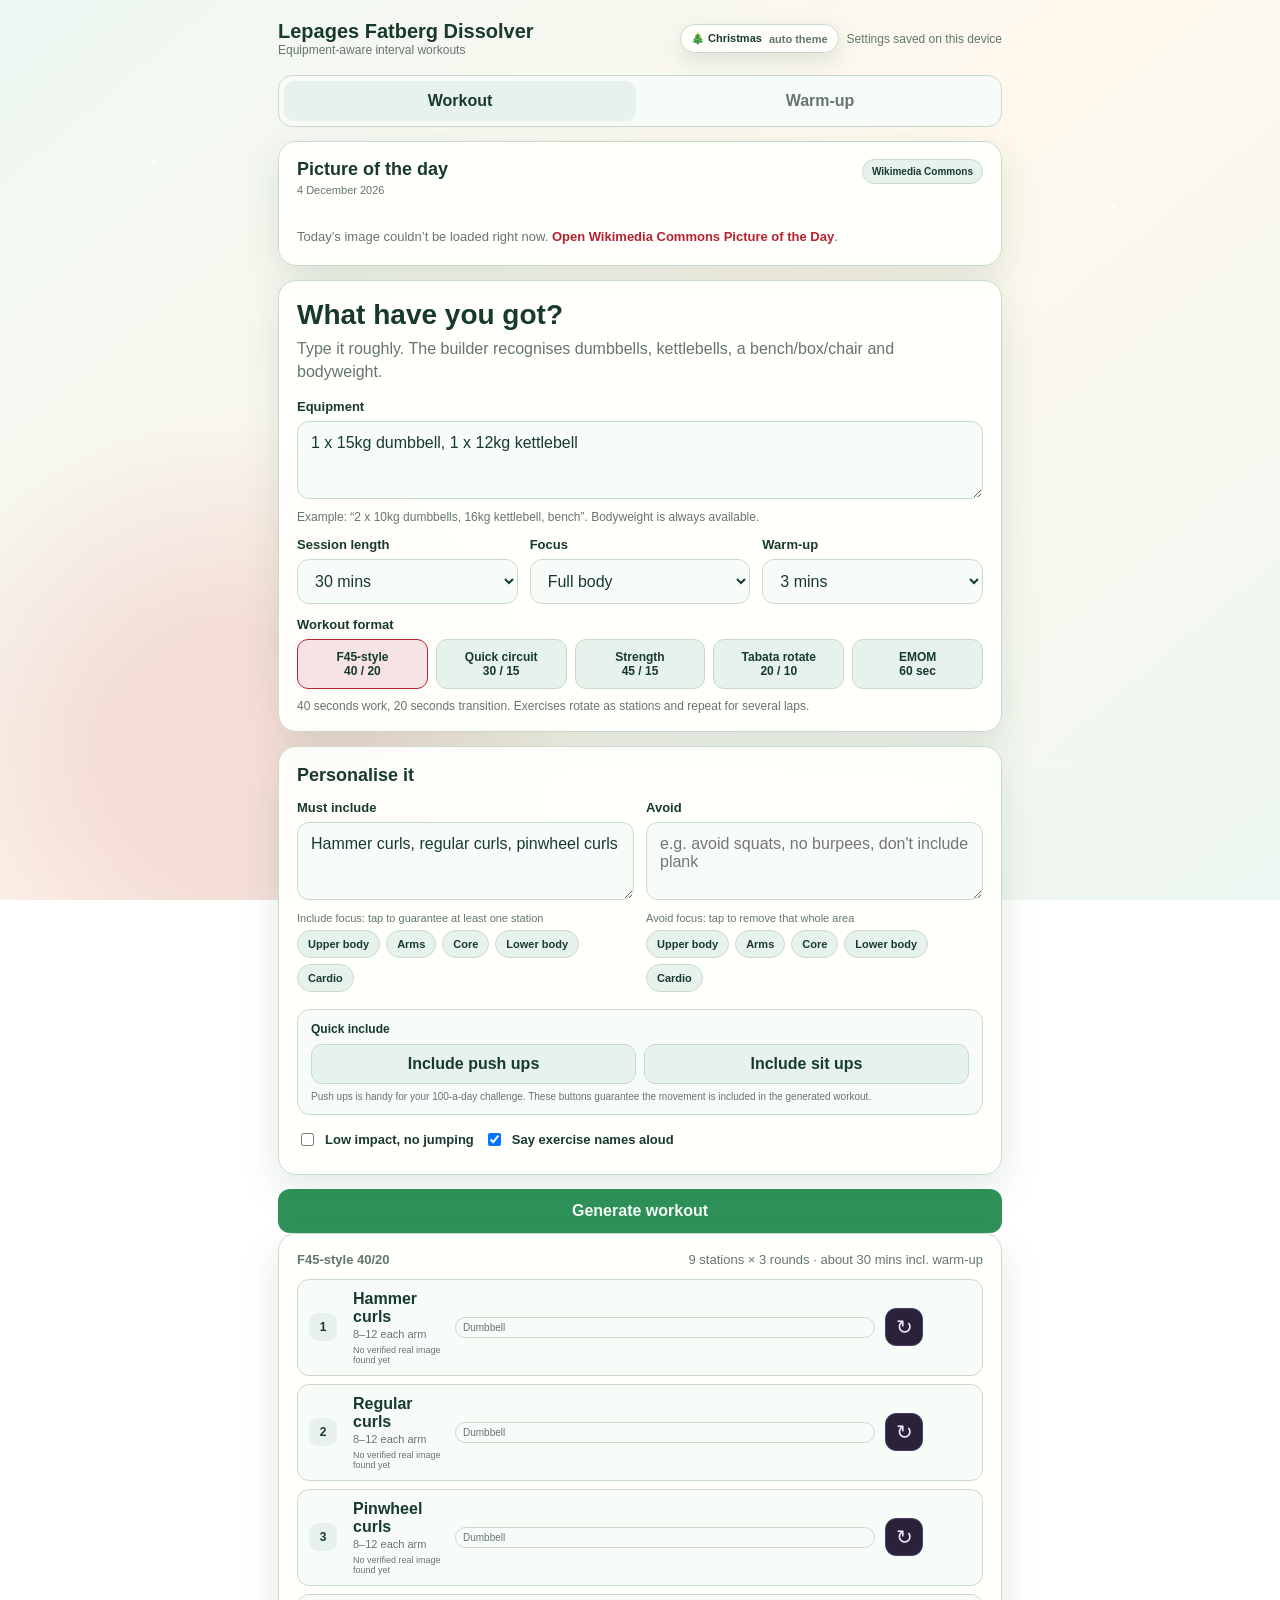
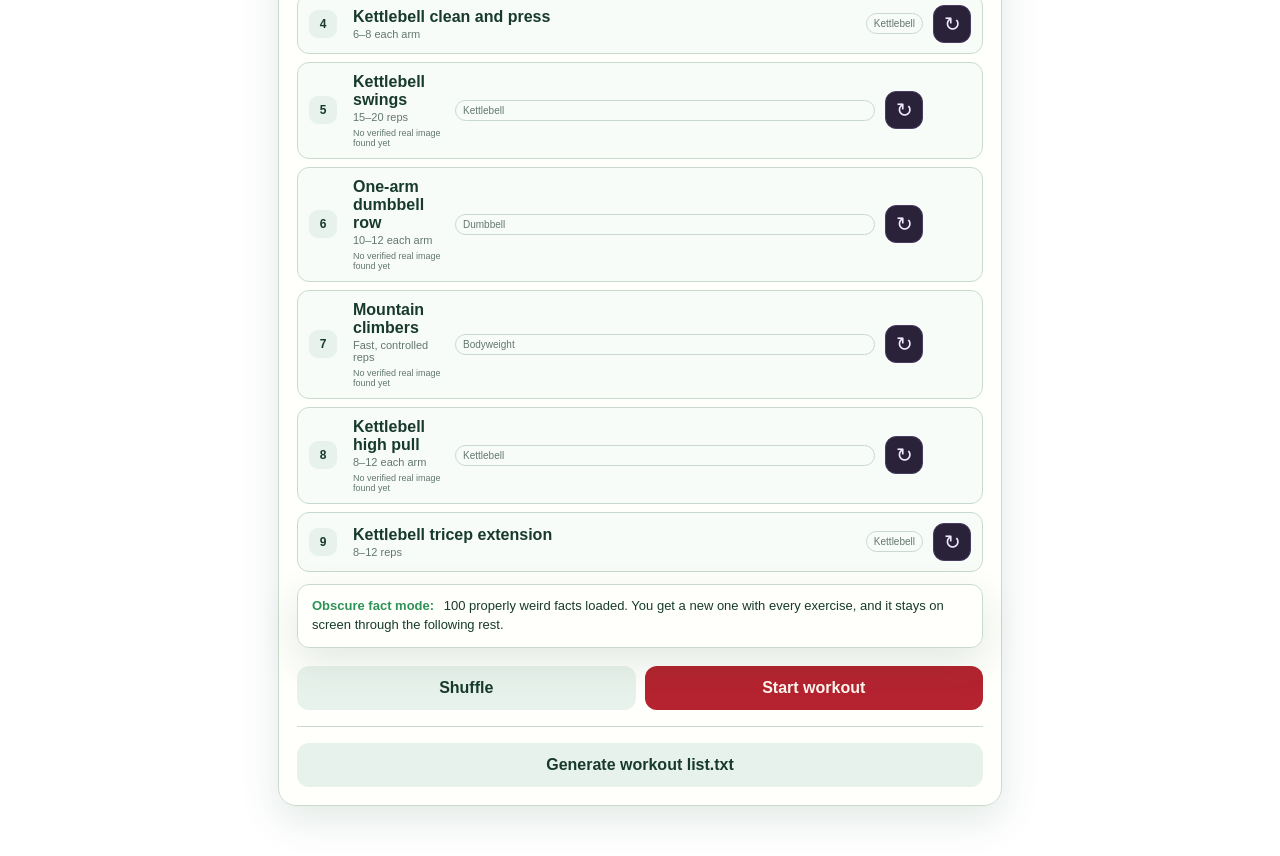
<file: index.html>
<!DOCTYPE html>
<html lang="en-GB">
<head>
<meta charset="UTF-8" />
<meta name="viewport" content="width=device-width, initial-scale=1, viewport-fit=cover" />
<meta name="theme-color" content="#111318" />
<title>Lepages Fatberg Dissolver</title>
<link rel="stylesheet" href="style.css">
</head>
<body>

<section id="builderScreen">
  <div class="app">
    <div class="topbar">
      <div>
        <div class="brand">Lepages Fatberg Dissolver</div>
        <div class="tiny">Equipment-aware interval workouts</div>
      </div>
      <div class="tiny" id="savedStatus"></div>
    </div>

    <div class="main-tabs">
      <button type="button" class="main-tab active" id="workoutTabBtn">Workout</button>
      <button type="button" class="main-tab" id="warmupTabBtn">Warm-up</button>
    </div>

    <div id="workoutTabContent">
      <div class="card">
        <h1>What have you got?</h1>
        <p>Type it roughly. The builder recognises dumbbells, kettlebells, a bench/box/chair and bodyweight.</p>
        <div class="field">
          <label for="equipmentInput">Equipment</label>
          <textarea id="equipmentInput">1 x 15kg dumbbell, 1 x 12kg kettlebell</textarea>
          <div class="helper">Example: “2 x 10kg dumbbells, 16kg kettlebell, bench”. Bodyweight is always available.</div>
        </div>

        <div class="grid three">
          <div class="field">
            <label for="durationSelect">Session length</label>
            <select id="durationSelect">
              <option value="15">15 mins</option>
              <option value="20">20 mins</option>
              <option value="30" selected>30 mins</option>
              <option value="45">45 mins</option>
            </select>
          </div>
          <div class="field">
            <label for="focusSelect">Focus</label>
            <select id="focusSelect">
              <option value="full" selected>Full body</option>
              <option value="upper">Upper body</option>
              <option value="lower">Lower body</option>
              <option value="armscore">Arms + core</option>
              <option value="conditioning">Conditioning</option>
            </select>
          </div>
          <div class="field">
            <label for="warmupSelect">Warm-up</label>
            <select id="warmupSelect">
              <option value="0">None</option>
              <option value="120">2 mins</option>
              <option value="180" selected>3 mins</option>
              <option value="300">5 mins</option>
            </select>
          </div>
        </div>

        <label>Workout format</label>
        <div class="format-grid" id="formatGrid">
          <button class="format-btn active" data-format="f45">F45-style<br>40 / 20</button>
          <button class="format-btn" data-format="quick">Quick circuit<br>30 / 15</button>
          <button class="format-btn" data-format="strength">Strength<br>45 / 15</button>
          <button class="format-btn" data-format="tabata">Tabata rotate<br>20 / 10</button>
          <button class="format-btn" data-format="emom">EMOM<br>60 sec</button>
        </div>
        <div class="format-desc" id="formatDesc"></div>
      </div>

      <div class="card">
        <h2>Personalise it</h2>
        <div class="grid">
          <div class="field">
            <label for="mustInclude">Must include</label>
            <textarea id="mustInclude" placeholder="e.g. hammer curls, regular curls, pinwheel curls">Hammer curls, regular curls, pinwheel curls</textarea>
            <div class="chip-label">Include focus: tap to guarantee at least one station</div>
            <div class="chip-row" id="includeFocusChips">
              <button type="button" class="focus-chip" data-group="include" data-tag="upper">Upper body</button>
              <button type="button" class="focus-chip" data-group="include" data-tag="arms">Arms</button>
              <button type="button" class="focus-chip" data-group="include" data-tag="core">Core</button>
              <button type="button" class="focus-chip" data-group="include" data-tag="lower">Lower body</button>
              <button type="button" class="focus-chip" data-group="include" data-tag="cardio">Cardio</button>
            </div>
          </div>
          <div class="field">
            <label for="avoidInput">Avoid</label>
            <textarea id="avoidInput" placeholder="e.g. avoid squats, no burpees, don't include plank"></textarea>
            <div class="chip-label">Avoid focus: tap to remove that whole area</div>
            <div class="chip-row" id="avoidFocusChips">
              <button type="button" class="focus-chip" data-group="avoid" data-tag="upper">Upper body</button>
              <button type="button" class="focus-chip" data-group="avoid" data-tag="arms">Arms</button>
              <button type="button" class="focus-chip" data-group="avoid" data-tag="core">Core</button>
              <button type="button" class="focus-chip" data-group="avoid" data-tag="lower">Lower body</button>
              <button type="button" class="focus-chip" data-group="avoid" data-tag="cardio">Cardio</button>
            </div>
          </div>
        </div>
        <div class="row">
          <label class="check"><input type="checkbox" id="lowImpact" /> Low impact, no jumping</label>
          <label class="check"><input type="checkbox" id="voiceCues" checked /> Say exercise names aloud</label>
        </div>
      </div>

      <button class="primary wide" id="generateBtn">Generate workout</button>

      <div class="card hidden" id="previewCard">
        <div class="summary" id="workoutSummary"></div>
        <div class="workout-list" id="workoutList"></div>
        <div id="parseNotice"></div>
        <div class="actions">
          <button class="ghost" id="shuffleBtn">Shuffle</button>
          <button class="secondary" id="startWorkoutBtn">Start workout</button>
        </div>
        <div class="workout-export">
          <button class="ghost wide" type="button" id="generateWorkoutListBtn">Generate workout list.txt</button>
          <div class="workout-export-box hidden" id="workoutExportBox">
            <textarea id="workoutExportText" readonly aria-label="Generated workout list"></textarea>
            <button class="primary wide" type="button" id="copyWorkoutListBtn">Copy workout list</button>
            <div class="workout-copy-status" id="workoutCopyStatus" role="status" aria-live="polite"></div>
          </div>
        </div>
      </div>
    </div>

    <div id="warmupTabContent" class="hidden">
      <div class="card">
        <div class="warmup-intro">
          <div>
            <h1>Warm-up & mobility</h1>
            <p>Guided body stretches, mobility and short holds before you train. No equipment needed.</p>
          </div>
          <div class="warmup-badge">Bodyweight only</div>
        </div>

        <label>Warm-up length</label>
        <div class="warmup-lengths">
          <button type="button" class="warmup-length-btn" data-seconds="120">2 mins</button>
          <button type="button" class="warmup-length-btn active" data-seconds="180">3 mins</button>
          <button type="button" class="warmup-length-btn" data-seconds="300">5 mins</button>
        </div>

        <div id="warmupSummary"></div>
        <div class="workout-list" id="warmupList"></div>
        <div class="warmup-tip">A mix of gentle movement, mobility and short stretch holds. Keep the range comfortable and avoid forcing any position.</div>
      </div>

      <button class="primary wide" id="startWarmupBtn">Start warm-up</button>
    </div>
  </div>
</section>

<section id="timerScreen">
  <div class="timer-shell">
    <div class="timer-head">
      <button class="mini-btn" id="backToBuilderBtn">← Back</button>
      <div class="tiny" id="timerFormat"></div>
      <button class="mini-btn" id="soundToggleBtn">Sound on</button>
    </div>

    <div class="phase" id="phase">Ready</div>
    <div class="exercise" id="exercise">Ready when you are</div>
    <div class="target" id="target"></div>
    <div class="time" id="time">00:00</div>
    <div class="meta" id="meta"></div>
    <div class="bar"><div class="bar-fill" id="barFill"></div></div>

    <div class="controls">
      <button id="backBtn">Back</button>
      <button id="startPauseBtn">Start</button>
      <button id="skipBtn">Skip</button>
      <button id="resetBtn">Reset</button>
    </div>

    <div class="upnext" id="upnext">Up next will appear here.</div>
    <div class="wake" id="wakeStatus"></div>
  </div>
</section>

<script src="app-1.js"></script>
<script src="app-2.js"></script>
<script src="app-3.js"></script>
<script src="app-4.js"></script>
<script src="app-5.js"></script>
<script src="app-6.js"></script>
<script src="app-7.js"></script>
<script src="app-8.js"></script>
<script src="app-9.js"></script>
<script src="app-10.js"></script>
<script src="app-11.js"></script>
<script src="app-12.js"></script>
<script src="app-14.js"></script>
<script src="app-15.js"></script>
<script src="app-18.js?v=1"></script>
<script src="app-20.js?v=2"></script>
<script src="app-21.js?v=2"></script>
<script src="app-22.js?v=1"></script>
<script src="app-23.js?v=1"></script>
<script src="app-24.js?v=1"></script>
<script src="app-25.js?v=1"></script>
<script src="app-26.js?v=1"></script>
<script src="app-27.js?v=1"></script>
</body>
</html>
</file>
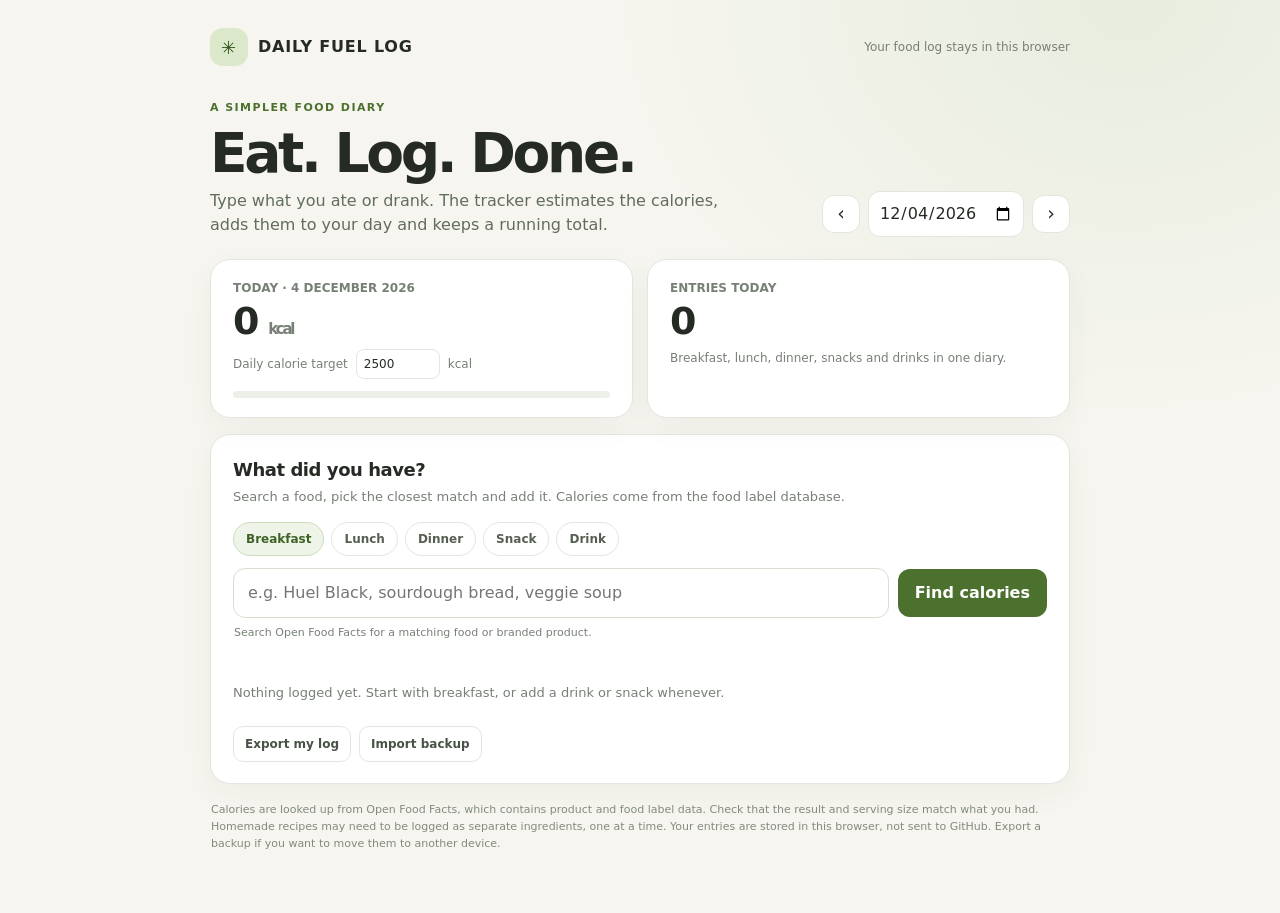
<file: diet-tracker/index.html>
<!doctype html>
<html lang="en-GB">
<head>
  <meta charset="utf-8">
  <meta name="viewport" content="width=device-width, initial-scale=1">
  <meta name="theme-color" content="#f6f5ef">
  <meta name="description" content="A simple private food and calorie diary that stays in your browser.">
  <title>Daily Fuel Log</title>
  <style>
    :root{--bg:#f6f5ef;--card:#fff;--ink:#252b24;--muted:#768075;--line:#e3e6de;--green:#4c712f;--green-pale:#eef4e8;--orange:#b9693a;--red:#af554e;--shadow:0 10px 30px #34452a0b;--radius:20px}
    *{box-sizing:border-box}body{margin:0;background:radial-gradient(ellipse at 88% 0,#e8eddf 0,transparent 32%),var(--bg);color:var(--ink);font:16px/1.5 Inter,ui-sans-serif,system-ui,-apple-system,"Segoe UI",sans-serif}button,input,select{font:inherit}button{cursor:pointer}.shell{max-width:900px;margin:auto;padding:28px 20px 60px}.top{display:flex;justify-content:space-between;align-items:center;gap:14px;margin-bottom:34px}.brand{display:flex;align-items:center;gap:10px;font-weight:850;letter-spacing:.05em}.mark{display:grid;place-items:center;width:38px;height:38px;border-radius:13px;background:#dbe9ca;color:#32521c;font-size:18px}.privacy{font-size:12px;color:var(--muted);text-align:right}.hero{display:flex;justify-content:space-between;align-items:flex-end;gap:24px;margin-bottom:20px}.kicker{font-size:11px;letter-spacing:.13em;text-transform:uppercase;color:var(--green);font-weight:800}.hero h1{font-size:clamp(34px,6vw,55px);line-height:1.02;letter-spacing:-.06em;margin:8px 0}.hero p{margin:0;color:#626c60;max-width:530px}.datebar{display:flex;align-items:center;gap:8px;white-space:nowrap}.datebar button{width:38px;height:38px;border:1px solid var(--line);background:#fff;border-radius:12px;color:var(--ink);font-size:19px}.datebar input{border:1px solid var(--line);border-radius:12px;background:#fff;color:var(--ink);padding:9px 10px;max-width:156px}.summary{display:grid;grid-template-columns:1fr 1fr;gap:14px;margin:22px 0 16px}.summary-card,.card{background:var(--card);border:1px solid var(--line);border-radius:var(--radius);box-shadow:var(--shadow)}.summary-card{padding:19px 22px}.summary-label{color:var(--muted);font-size:12px;font-weight:650}.total{font-size:38px;line-height:1.1;font-weight:850;letter-spacing:-.06em;margin-top:4px}.goal-row{display:flex;align-items:center;gap:8px;margin-top:7px;color:var(--muted);font-size:12px}.goal-row input{width:84px;border:1px solid var(--line);border-radius:8px;padding:5px 7px;color:var(--ink)}.progress{height:7px;border-radius:99px;background:#edf0e9;margin-top:12px;overflow:hidden}.progress span{height:100%;display:block;width:0;background:var(--green);border-radius:99px;transition:width .2s}.card{padding:21px 22px}.entry-card{margin-top:14px}.card-head{display:flex;justify-content:space-between;align-items:flex-start;gap:12px;margin-bottom:15px}.card-head h2{margin:0;font-size:18px;letter-spacing:-.025em}.card-head p{margin:4px 0 0;color:var(--muted);font-size:13px}.tabs{display:flex;flex-wrap:wrap;gap:7px;margin-bottom:12px}.tab{border:1px solid var(--line);border-radius:999px;padding:7px 12px;background:#fff;color:#566052;font-size:12px;font-weight:700}.tab.active{background:var(--green-pale);border-color:#cddcbe;color:#3e6326}.form{display:grid;grid-template-columns:1fr 110px auto;gap:9px;align-items:center}.form input[type=text]{min-width:0;width:100%;border:1px solid #d7ded2;border-radius:12px;padding:12px 14px;outline:none;color:var(--ink);background:#fff}.form input:focus,.goal-row input:focus,.datebar input:focus{border-color:#789b5f;box-shadow:0 0 0 3px #70945120}.kcal-entry{width:100%;border:1px solid #d7ded2;border-radius:12px;padding:11px 10px;color:var(--ink);background:#fff}.add{border:0;border-radius:12px;padding:12px 17px;background:var(--green);color:#fff;font-weight:800;white-space:nowrap}.estimate-note{min-height:19px;color:var(--muted);font-size:11px;margin:7px 1px 0}.meal-list{margin-top:20px}.meal-group{margin-top:17px}.meal-title{display:flex;justify-content:space-between;align-items:center;border-bottom:1px solid var(--line);padding:0 0 7px;margin-bottom:5px;font-size:12px;text-transform:uppercase;letter-spacing:.08em;color:#5f6d58;font-weight:800}.meal-title span:last-child{font-variant-numeric:tabular-nums}.item{display:grid;grid-template-columns:1fr auto auto;gap:12px;align-items:center;padding:11px 0;border-bottom:1px solid #f0f1ed}.item:last-child{border-bottom:0}.item-name{font-weight:650}.item-meta{color:var(--muted);font-size:11px;margin-top:2px}.item-kcal{font-weight:800;font-variant-numeric:tabular-nums;white-space:nowrap}.remove{border:0;background:transparent;color:#9b625b;padding:5px 6px;font-size:12px}.empty{color:var(--muted);font-size:13px;padding:9px 0}.tools{display:flex;gap:8px;flex-wrap:wrap;margin-top:15px}.secondary{background:#fff;border:1px solid var(--line);border-radius:10px;padding:8px 11px;color:#485246;font-size:12px;font-weight:700}.note{font-size:11px;color:#828b80;margin:17px 1px 0;line-height:1.55}.toast{position:fixed;right:18px;bottom:18px;background:#2f4b20;color:#fff;padding:11px 15px;border-radius:12px;font-size:13px;font-weight:700;opacity:0;transform:translateY(8px);transition:.2s;pointer-events:none}.toast.show{opacity:1;transform:translateY(0)}.hidden{display:none!important}
    .form{grid-template-columns:1fr auto}.food-results{display:grid;gap:8px;margin-top:10px}.food-choice{display:flex;justify-content:space-between;align-items:center;gap:12px;text-align:left;border:1px solid var(--line);border-radius:12px;background:#fff;color:var(--ink);padding:12px 14px}.food-choice:hover{border-color:#9db68a;background:#fbfcf9}.food-choice span{display:grid;gap:2px}.food-choice small{font-size:11px;color:var(--muted)}.food-choice b{font-size:12px;text-align:right;white-space:nowrap}.portion-panel{margin-top:12px;padding:14px;border:1px solid #cddcbe;border-radius:14px;background:#f8fbf5}.selected-food{font-weight:750;margin-bottom:9px}.portion-row{display:flex;align-items:center;gap:8px;flex-wrap:wrap;color:var(--muted);font-size:12px}.portion-row input{width:78px;border:1px solid var(--line);border-radius:8px;padding:7px;color:var(--ink);background:#fff}.portion-total{font-weight:850;font-size:20px;margin:10px 0}.portion-panel .add{padding:10px 15px}
    @media(max-width:680px){.shell{padding:20px 14px 40px}.top{margin-bottom:26px}.hero{display:block}.datebar{margin-top:16px}.summary{gap:9px}.summary-card{padding:15px}.total{font-size:32px}.card{padding:17px}.form{grid-template-columns:1fr}.form .add{grid-column:auto}.item{gap:6px}.privacy{max-width:140px}.goal-row{flex-wrap:wrap}.food-choice{align-items:flex-start}.food-choice b{font-size:11px}}
  </style>
</head>
<body>
  <main class="shell">
    <header class="top"><div class="brand"><span class="mark">✳</span><span>DAILY FUEL LOG</span></div><div class="privacy">Your food log stays in this browser</div></header>
    <section class="hero"><div><div class="kicker">A simpler food diary</div><h1>Eat. Log. Done.</h1><p>Type what you ate or drank. The tracker estimates the calories, adds them to your day and keeps a running total.</p></div><div class="datebar"><button type="button" id="prev" aria-label="Previous day">‹</button><input type="date" id="day" min="2026-11-09" aria-label="Diary date"><button type="button" id="next" aria-label="Next day">›</button></div></section>
    <section class="summary"><div class="summary-card"><div class="summary-label" id="day-label">TODAY · 9 NOVEMBER 2026</div><div class="total"><span id="total">0</span> <small style="font-size:15px;color:var(--muted);font-weight:700">kcal</small></div><div class="goal-row"><span>Daily calorie target</span><input type="number" id="goal" min="500" max="6000" step="50" placeholder="2500"><span>kcal</span></div><div class="progress"><span id="progress"></span></div></div><div class="summary-card"><div class="summary-label">ENTRIES TODAY</div><div class="total" id="count">0</div><div class="goal-row">Breakfast, lunch, dinner, snacks and drinks in one diary.</div></div></section>
    <section class="card entry-card">
      <div class="card-head"><div><h2>What did you have?</h2><p>Search a food, pick the closest match and add it. Calories come from the food label database.</p></div></div>
      <div class="tabs" id="categories"><button class="tab active" data-category="Breakfast">Breakfast</button><button class="tab" data-category="Lunch">Lunch</button><button class="tab" data-category="Dinner">Dinner</button><button class="tab" data-category="Snack">Snack</button><button class="tab" data-category="Drink">Drink</button></div>
      <form id="food-form" class="form"><input type="text" id="food" autocomplete="off" placeholder="e.g. Huel Black, sourdough bread, veggie soup" required><button class="add" type="submit">Find calories</button></form>
      <div class="estimate-note" id="estimate-note">Search Open Food Facts for a matching food or branded product.</div>
      <div id="food-results" class="food-results"></div>
      <div id="portion-panel" class="portion-panel hidden"><div id="selected-food" class="selected-food"></div><label class="portion-row">Servings <input id="portion-count" type="number" min="0.1" max="20" step="0.1" value="1"><span id="serving-description"></span></label><div class="portion-total"><span id="portion-kcal">0</span> kcal</div><button type="button" class="add" id="save-entry">Add to day</button></div>
      <div id="meal-list" class="meal-list"></div>
      <div class="tools"><button type="button" class="secondary" id="export">Export my log</button><button type="button" class="secondary" id="import">Import backup</button><input type="file" id="file" accept=".json,application/json" class="hidden"></div>
    </section>
    <p class="note">Calories are looked up from Open Food Facts, which contains product and food label data. Check that the result and serving size match what you had. Homemade recipes may need to be logged as separate ingredients, one at a time. Your entries are stored in this browser, not sent to GitHub. Export a backup if you want to move them to another device.</p>
  </main>
  <div id="toast" class="toast" role="status"></div>
  <script>
    const START='2026-11-09', STORE='daily-fuel-log-v1', GOAL='daily-fuel-goal-v1';
    const FOODS=[
      {name:'Huel Black',aliases:['huel black','black huel'],kcal:400,unit:'portion',default:1},
      {name:'Chicken biryani',aliases:['chicken biryani','chicken biriyani','biryani','biriyani'],kcal:650,unit:'portion',default:1},
      {name:'Vegetable soup',aliases:['homemade veggie soup','homemade vegetable soup','veggie soup','vegetable soup','soup'],kcal:180,unit:'portion',default:1},
      {name:'Ham',aliases:['ham'],kcal:145,unit:'100g',default:40,perSliceGrams:25},
      {name:'Katsu curry with rice',aliases:['katsu curry','chicken katsu'],kcal:800,unit:'portion',default:1},
      {name:'Fish and chips',aliases:['fish and chips','fish & chips'],kcal:900,unit:'portion',default:1},
      {name:'Chicken wrap',aliases:['chicken wrap','chicken wraps'],kcal:450,unit:'item',default:1},
      {name:'Cheeseburger',aliases:['cheeseburger','cheese burger'],kcal:500,unit:'item',default:1},
      {name:'Pizza',aliases:['pizza'],kcal:900,unit:'portion',default:1},
      {name:'Chicken breast',aliases:['chicken breast','chicken'],kcal:165,unit:'100g',default:130},
      {name:'Egg',aliases:['eggs','egg'],kcal:78,unit:'item',default:1},
      {name:'Oats',aliases:['oats','porridge'],kcal:389,unit:'100g',default:40},
      {name:'Banana',aliases:['banana','bananas'],kcal:105,unit:'item',default:1},
      {name:'Peanut butter',aliases:['peanut butter'],kcal:95,unit:'tablespoon',default:1},
      {name:'Honey',aliases:['honey'],kcal:64,unit:'tablespoon',default:1},
      {name:'Sourdough bread',aliases:['sourdough'],kcal:120,unit:'slice',default:1},
      {name:'Rye bread',aliases:['rye bread','rye'],kcal:85,unit:'slice',default:1},
      {name:'Toast or bread',aliases:['toast','bread'],kcal:105,unit:'slice',default:1},
      {name:'Butter',aliases:['butter'],kcal:34,unit:'teaspoon',default:1},
      {name:'Cheese',aliases:['cheese','cheddar','parmesan'],kcal:120,unit:'portion',default:1},
      {name:'Cooked rice',aliases:['rice'],kcal:130,unit:'100g',default:160},
      {name:'Couscous',aliases:['couscous'],kcal:112,unit:'100g',default:150},
      {name:'Cooked pasta',aliases:['pasta','spaghetti'],kcal:155,unit:'100g',default:180},
      {name:'Chips',aliases:['chips','fries'],kcal:312,unit:'100g',default:150},
      {name:'Potatoes',aliases:['potatoes','potato'],kcal:77,unit:'100g',default:180},
      {name:'Broccoli',aliases:['broccoli'],kcal:35,unit:'100g',default:100},
      {name:'Salad',aliases:['salad'],kcal:120,unit:'portion',default:1},
      {name:'Beans',aliases:['baked beans','beans'],kcal:85,unit:'100g',default:200},
      {name:'Sausage',aliases:['sausages','sausage'],kcal:300,unit:'100g',default:100},
      {name:'Crisps',aliases:['crisps','crisp'],kcal:170,unit:'pack',default:1},
      {name:'Digestive biscuit',aliases:['chocolate digestives','digestives','digestive biscuit'],kcal:75,unit:'item',default:1},
      {name:'Chocolate',aliases:['lindor ball','lindor','chocolate ball'],kcal:80,unit:'item',default:1},
      {name:'Chocolate bar',aliases:['chocolate bar','mars bar','crunchie'],kcal:230,unit:'item',default:1},
      {name:'Pork pie',aliases:['pork pie'],kcal:300,unit:'item',default:1},
      {name:'Yoghurt',aliases:['yoghurt','yogurt'],kcal:140,unit:'pot',default:1},
      {name:'Semi-skimmed milk',aliases:['semi skimmed milk','semi-skimmed milk','milk'],kcal:47,unit:'100ml',default:150},
      {name:'Whole milk',aliases:['whole milk'],kcal:64,unit:'100ml',default:150},
      {name:'Latte',aliases:['latte','cappuccino'],kcal:130,unit:'cup',default:1},
      {name:'Black coffee',aliases:['black coffee','coffee'],kcal:2,unit:'mug',default:1},
      {name:'Tea with milk',aliases:['tea'],kcal:30,unit:'mug',default:1},
      {name:'Lager',aliases:['lager','beer','pint'],kcal:215,unit:'pint',default:1},
      {name:'Cider',aliases:['cider'],kcal:240,unit:'pint',default:1},
      {name:'Wine',aliases:['wine'],kcal:125,unit:'glass',default:1},
      {name:'Spirit with mixer',aliases:['gin and tonic','gin & tonic','vodka and coke','vodka','gin'],kcal:100,unit:'drink',default:1},
      {name:'Soft drink',aliases:['cola','coke','lemonade','fanta'],kcal:140,unit:'can',default:1},
      {name:'Diet soft drink',aliases:['diet coke','coke zero','diet lemonade'],kcal:2,unit:'can',default:1},
      {name:'Orange juice',aliases:['orange juice','juice'],kcal:110,unit:'glass',default:1},
      {name:'Protein bar',aliases:['protein bar'],kcal:220,unit:'item',default:1},
      {name:'Sausage roll',aliases:['sausage roll'],kcal:320,unit:'item',default:1},
      {name:'Garlic bread',aliases:['garlic bread'],kcal:110,unit:'slice',default:2},
      {name:'Mayonnaise',aliases:['mayonnaise','mayo'],kcal:90,unit:'tablespoon',default:1},
      {name:'Olive oil',aliases:['olive oil','oil'],kcal:120,unit:'tablespoon',default:1}
    ];
    const CATS=['Breakfast','Lunch','Dinner','Snack','Drink'];
    let category='Breakfast',selectedDay=initialDay(),logs=loadLogs(),foodChoices=[],chosenFood=null,lookupRequest=0;
    const $=s=>document.querySelector(s);const esc=s=>String(s).replace(/[&<>"']/g,c=>({'&':'&amp;','<':'&lt;','>':'&gt;','"':'&quot;',"'":'&#39;'}[c]));
    function initialDay(){const now=new Date(),d=new Date(now.getFullYear(),now.getMonth(),now.getDate()),min=new Date(2026,10,9);return dateStr(d<min?min:d)}
    function dateStr(d){return `${d.getFullYear()}-${String(d.getMonth()+1).padStart(2,'0')}-${String(d.getDate()).padStart(2,'0')}`}
    function parseDate(s){const [y,m,d]=s.split('-').map(Number);return new Date(y,m-1,d)}
    function loadLogs(){try{const a=JSON.parse(localStorage.getItem(STORE)||'[]');if(!Array.isArray(a))return[];return a.filter(x=>x&&x.id&&x.day&&x.text&&Number.isFinite(+x.kcal)).map(x=>{const oldText=String(x.text).toLowerCase().replace(/\s+/g,' ').trim();if(oldText==='homemade veggie soup with ham and 2 small slices of sourdough'&&Number(x.kcal)===120&&x.detail==='Sourdough bread'){const fixed=estimate(x.text);if(fixed)return{...x,kcal:fixed.kcal,detail:fixed.matches.map(y=>y.name).join(', '),estimate:true}}return x})}catch{return []}}
    function save(){localStorage.setItem(STORE,JSON.stringify(logs))}
    function showDate(){const d=parseDate(selectedDay);$('#day').value=selectedDay;$('#day-label').textContent=(selectedDay===initialDay()?'TODAY · ':'DIARY · ')+d.toLocaleDateString('en-GB',{day:'numeric',month:'long',year:'numeric'}).toUpperCase();render()}
    function segmentBefore(text,start){let s=text.slice(0,start);const cuts=[s.lastIndexOf(','),s.lastIndexOf(';'),s.lastIndexOf('+'),s.toLowerCase().lastIndexOf(' and '),s.toLowerCase().lastIndexOf(' with '),s.toLowerCase().lastIndexOf(' on '),s.toLowerCase().lastIndexOf(' plus ')];return s.slice(Math.max(...cuts)+1).trim()}
    const WORDS={one:1,a:1,an:1,two:2,three:3,four:4,five:5,six:6,half:.5};
    function qtyFrom(prefix){let p=prefix.toLowerCase();let m=p.match(/(\d+\/\d+|\d+(?:\.\d+)?|one|two|three|four|five|six|half)\s*(?:(?:small|large|medium|soft|boiled|fried|poached|scrambled|cooked|white|brown|wholemeal|plain|fresh|homemade)\s+){0,3}(kg|kilograms?|g|grams?|ml|millilitres?|litres?|l|pints?|slices?|eggs?|portions?|servings?|cans?|glasses?|cups?|mugs?|tablespoons?|tbsp|teaspoons?|tsp|packs?|bars?|pieces?)?\s*(?:of)?\s*$/i);if(!m)return null;let q=m[1].includes('/')?m[1].split('/').map(Number).reduce((a,b)=>a/b,1):WORDS[m[1]]||Number(m[1]);return{q,unit:(m[2]||'').toLowerCase(),small:/\bsmall\b/.test(p)}}
    function estimate(text){const t=text.toLowerCase();let matches=[];for(const {f,alias} of CATALOG){const re=new RegExp('(^|[^a-z])'+alias.replace(/[.*+?^${}()|[\]\\]/g,'\\$&')+'(?=$|[^a-z])','gi');let m;while((m=re.exec(t))){const start=m.index+(m[1]?m[1].length:0),end=start+alias.length;if(matches.some(x=>start<x.end&&end>x.start))continue;const q=qtyFrom(segmentBefore(t,start));let amount=q?q.q:f.default,unitText=q?.unit||'';let kcal;
          if(f.unit==='100g'||f.unit==='100ml'){let factor=f.default/100;if(q&&unitText){if(['kg','kilogram','kilograms'].includes(unitText))factor=q.q*1000/100;else if(['g','gram','grams'].includes(unitText))factor=q.q/100;else if(['l','litre','litres'].includes(unitText))factor=q.q*1000/100;else if(['ml','millilitre','millilitres'].includes(unitText))factor=q.q/100;else if(f.perSliceGrams&&['slice','slices'].includes(unitText))factor=q.q*f.perSliceGrams/100;else factor=q.q*f.default/100;}else if(q)factor=q.q*f.default/100;kcal=f.kcal*factor;
          }else if(f.unit==='tablespoon'||f.unit==='teaspoon'){if(q&&['g','gram','grams'].includes(unitText))kcal=f.unit==='tablespoon'?f.kcal*(q.q/15):f.kcal*(q.q/5);else kcal=f.kcal*amount;
          }else{if(q&&unitText&&['kg','kilogram','kilograms','g','gram','grams','ml','millilitre','millilitres','l','litre','litres'].includes(unitText)){const n=['kg','kilogram','kilograms','l','litre','litres'].includes(unitText)?q.q*1000:q.q;kcal=f.unit==='item'?f.kcal*Math.max(1,Math.round(n/(f.default||1))):f.kcal*amount;}else kcal=f.kcal*amount}
          if(q?.small&&f.unit==='slice')kcal*=.75;
          matches.push({start,end,name:f.name,kcal:Math.round(kcal),unit:f.unit});break}}
      // A named mixed dish already includes its rice, so do not count rice a second time.
      if(matches.some(x=>['Chicken biryani','Katsu curry with rice'].includes(x.name)))matches=matches.filter(x=>x.name!=='Cooked rice');
      matches.sort((a,b)=>a.start-b.start);return matches.length?{kcal:matches.reduce((n,x)=>n+x.kcal,0),matches}:null
    }
    function productCalories(product){const n=product.nutriments||{},first=(keys)=>{for(const k of keys){const v=Number(n[k]);if(Number.isFinite(v)&&v>0)return v}return 0};let per100=first(['energy-kcal_100g','energy-kcal_value','energy-kcal']);if(!per100){const kj=first(['energy_100g','energy_value']);if(kj)per100=kj/4.184}const perServing=first(['energy-kcal_serving']);const servingText=String(product.serving_size||'');const servingMatch=servingText.match(/(\d+(?:\.\d+)?)\s*(g|ml)\b/i);let servingAmount=servingMatch?Number(servingMatch[1]):100,servingUnit=servingMatch?servingMatch[2].toLowerCase():'g';if(!per100&&perServing&&servingMatch)per100=perServing*100/servingAmount;if(!per100)return null;return{name:String(product.product_name||product.product_name_en||'Food item'),brand:String(product.brands||''),per100:Math.round(per100),perServing:perServing?Math.round(perServing):null,servingAmount,servingUnit,servingText,code:String(product.code||'')}}
    async function lookupFoods(query){const req=++lookupRequest;chosenFood=null;foodChoices=[];$('#portion-panel').classList.add('hidden');$('#food-results').innerHTML='';$('#estimate-note').textContent='Searching the food database…';const url=new URL('https://world.openfoodfacts.org/cgi/search.pl');url.searchParams.set('search_terms',query);url.searchParams.set('search_simple','1');url.searchParams.set('action','process');url.searchParams.set('json','1');url.searchParams.set('page_size','12');url.searchParams.set('fields','product_name,product_name_en,brands,nutriments,serving_size,quantity,code');try{const response=await fetch(url,{headers:{Accept:'application/json'}});if(!response.ok)throw Error('Database request failed');const data=await response.json();if(req!==lookupRequest)return;foodChoices=(data.products||[]).map(product=>({product,food:productCalories(product)})).filter(x=>x.food).slice(0,8);if(!foodChoices.length){$('#estimate-note').textContent='No calorie match found. Try a shorter food name or search a branded product.';return}$('#estimate-note').textContent='Choose the food that matches what you had. The listed calories are from its label data.';$('#food-results').innerHTML=foodChoices.map((x,i)=>`<button class="food-choice" type="button" data-choice="${i}"><span><strong>${esc(x.food.name)}</strong>${x.food.brand?`<small>${esc(x.food.brand)}</small>`:''}<small>${x.food.servingText?`Serving: ${esc(x.food.servingText)} · `:''}${x.food.per100} kcal / 100 g</small></span><b>${x.food.perServing?`${x.food.perServing} kcal / serving`:`${x.food.per100} kcal / 100 g`}</b></button>`).join('');document.querySelectorAll('[data-choice]').forEach(b=>b.addEventListener('click',()=>selectFood(Number(b.dataset.choice))))}catch(err){if(req!==lookupRequest)return;$('#estimate-note').textContent='Could not reach the food database just now. Try again in a moment.'}}
    function selectFood(i){chosenFood=foodChoices[i]?.food;if(!chosenFood)return;$('#food-results').innerHTML='';$('#portion-panel').classList.remove('hidden');$('#selected-food').innerHTML=`<strong>${esc(chosenFood.name)}</strong>${chosenFood.brand?` · ${esc(chosenFood.brand)}`:''}`;$('#serving-description').textContent=chosenFood.servingText?`1 serving = ${chosenFood.servingText}`:`1 serving = 100 g`;$('#portion-count').value='1';updatePortionTotal()}
    function updatePortionTotal(){if(!chosenFood)return;const count=Math.max(0.1,Number($('#portion-count').value)||1);const kcal=chosenFood.perServing&&chosenFood.servingText?chosenFood.perServing*count:chosenFood.per100*(chosenFood.servingAmount/100)*count;$('#portion-kcal').textContent=Math.round(kcal).toLocaleString('en-GB')}
    function saveSelectedFood(){if(!chosenFood)return;const count=Math.max(0.1,Number($('#portion-count').value)||1),kcal=Math.round(chosenFood.perServing&&chosenFood.servingText?chosenFood.perServing*count:chosenFood.per100*(chosenFood.servingAmount/100)*count),text=$('#food').value.trim(),portion=`${count} × ${chosenFood.servingText||'100 g'}`;logs.push({id:crypto.randomUUID?crypto.randomUUID():String(Date.now()+Math.random()),day:selectedDay,category,text,kcal,estimate:true,detail:`${chosenFood.name}${chosenFood.brand?` · ${chosenFood.brand}`:''} · ${portion} · Open Food Facts`,created:Date.now()});save();$('#food').value='';$('#food-results').innerHTML='';$('#portion-panel').classList.add('hidden');chosenFood=null;$('#estimate-note').textContent='Added from Open Food Facts. Type another food whenever you’re ready.';render();$('#food').focus();toast('Added to your day')}
    function render(){const todays=logs.filter(x=>x.day===selectedDay).sort((a,b)=>a.created-b.created),total=todays.reduce((s,x)=>s+Number(x.kcal),0);$('#total').textContent=total.toLocaleString('en-GB');$('#count').textContent=todays.length;const goal=Number($('#goal').value)||0;$('#progress').style.width=goal?Math.min(100,total/goal*100)+'%':'0%';$('#meal-list').innerHTML='';if(!todays.length){$('#meal-list').innerHTML='<div class="empty">Nothing logged yet. Start with breakfast, or add a drink or snack whenever.</div>';return}$('#meal-list').innerHTML=CATS.map(cat=>{const items=todays.filter(x=>x.category===cat);if(!items.length)return'';return `<div class="meal-group"><div class="meal-title"><span>${cat}</span><span>${items.reduce((s,x)=>s+Number(x.kcal),0).toLocaleString('en-GB')} kcal</span></div>${items.map(x=>`<div class="item"><div><div class="item-name">${esc(x.text)}</div><div class="item-meta">${x.estimate?'Estimated':'Manual estimate'}${x.detail?` · ${esc(x.detail)}`:''}</div></div><div class="item-kcal">${Number(x.kcal).toLocaleString('en-GB')} kcal</div><button class="remove" type="button" data-remove="${esc(x.id)}" aria-label="Remove ${esc(x.text)}">Remove</button></div>`).join('')}</div>`}).join('');document.querySelectorAll('[data-remove]').forEach(b=>b.addEventListener('click',()=>{logs=logs.filter(x=>x.id!==b.dataset.remove);save();render()}))}
    function toast(m){const t=$('#toast');t.textContent=m;t.classList.add('show');setTimeout(()=>t.classList.remove('show'),2000)}
    $('#categories').addEventListener('click',e=>{const b=e.target.closest('[data-category]');if(!b)return;category=b.dataset.category;document.querySelectorAll('.tab').forEach(x=>x.classList.toggle('active',x===b));$('#food').focus()});
    $('#day').addEventListener('change',()=>{if($('#day').value<START)$('#day').value=START;selectedDay=$('#day').value;showDate()});$('#portion-count').addEventListener('input',updatePortionTotal);$('#save-entry').addEventListener('click',saveSelectedFood);
    $('#prev').addEventListener('click',()=>{const d=parseDate(selectedDay);d.setDate(d.getDate()-1);if(dateStr(d)>=START){selectedDay=dateStr(d);showDate()}});$('#next').addEventListener('click',()=>{const d=parseDate(selectedDay);d.setDate(d.getDate()+1);selectedDay=dateStr(d);showDate()});
    $('#goal').value=localStorage.getItem(GOAL)||'2500';$('#goal').addEventListener('change',()=>{localStorage.setItem(GOAL,$('#goal').value);render()});
    $('#food-form').addEventListener('submit',e=>{e.preventDefault();const text=$('#food').value.trim();if(text)lookupFoods(text)});
    $('#export').addEventListener('click',()=>{const data={app:'daily-fuel-log',version:1,exportedAt:new Date().toISOString(),goal:$('#goal').value||'',logs};const a=document.createElement('a');a.href=URL.createObjectURL(new Blob([JSON.stringify(data,null,2)],{type:'application/json'}));a.download='daily-fuel-log-backup.json';a.click();URL.revokeObjectURL(a.href);toast('Backup downloaded')});
    $('#import').addEventListener('click',()=>$('#file').click());$('#file').addEventListener('change',async e=>{const f=e.target.files[0];if(!f)return;try{const d=JSON.parse(await f.text());if(d.app!=='daily-fuel-log'||!Array.isArray(d.logs))throw Error('That file is not a Daily Fuel Log backup.');const map=new Map(logs.map(x=>[x.id,x]));d.logs.forEach(x=>{if(x&&x.id&&x.day&&x.text&&Number.isFinite(+x.kcal))map.set(x.id,x)});logs=[...map.values()];save();if(d.goal){$('#goal').value=d.goal;localStorage.setItem(GOAL,d.goal)}render();toast('Backup imported')}catch(err){toast(err.message)}finally{e.target.value=''}});
    showDate();
  </script>
</body>
</html>
</file>
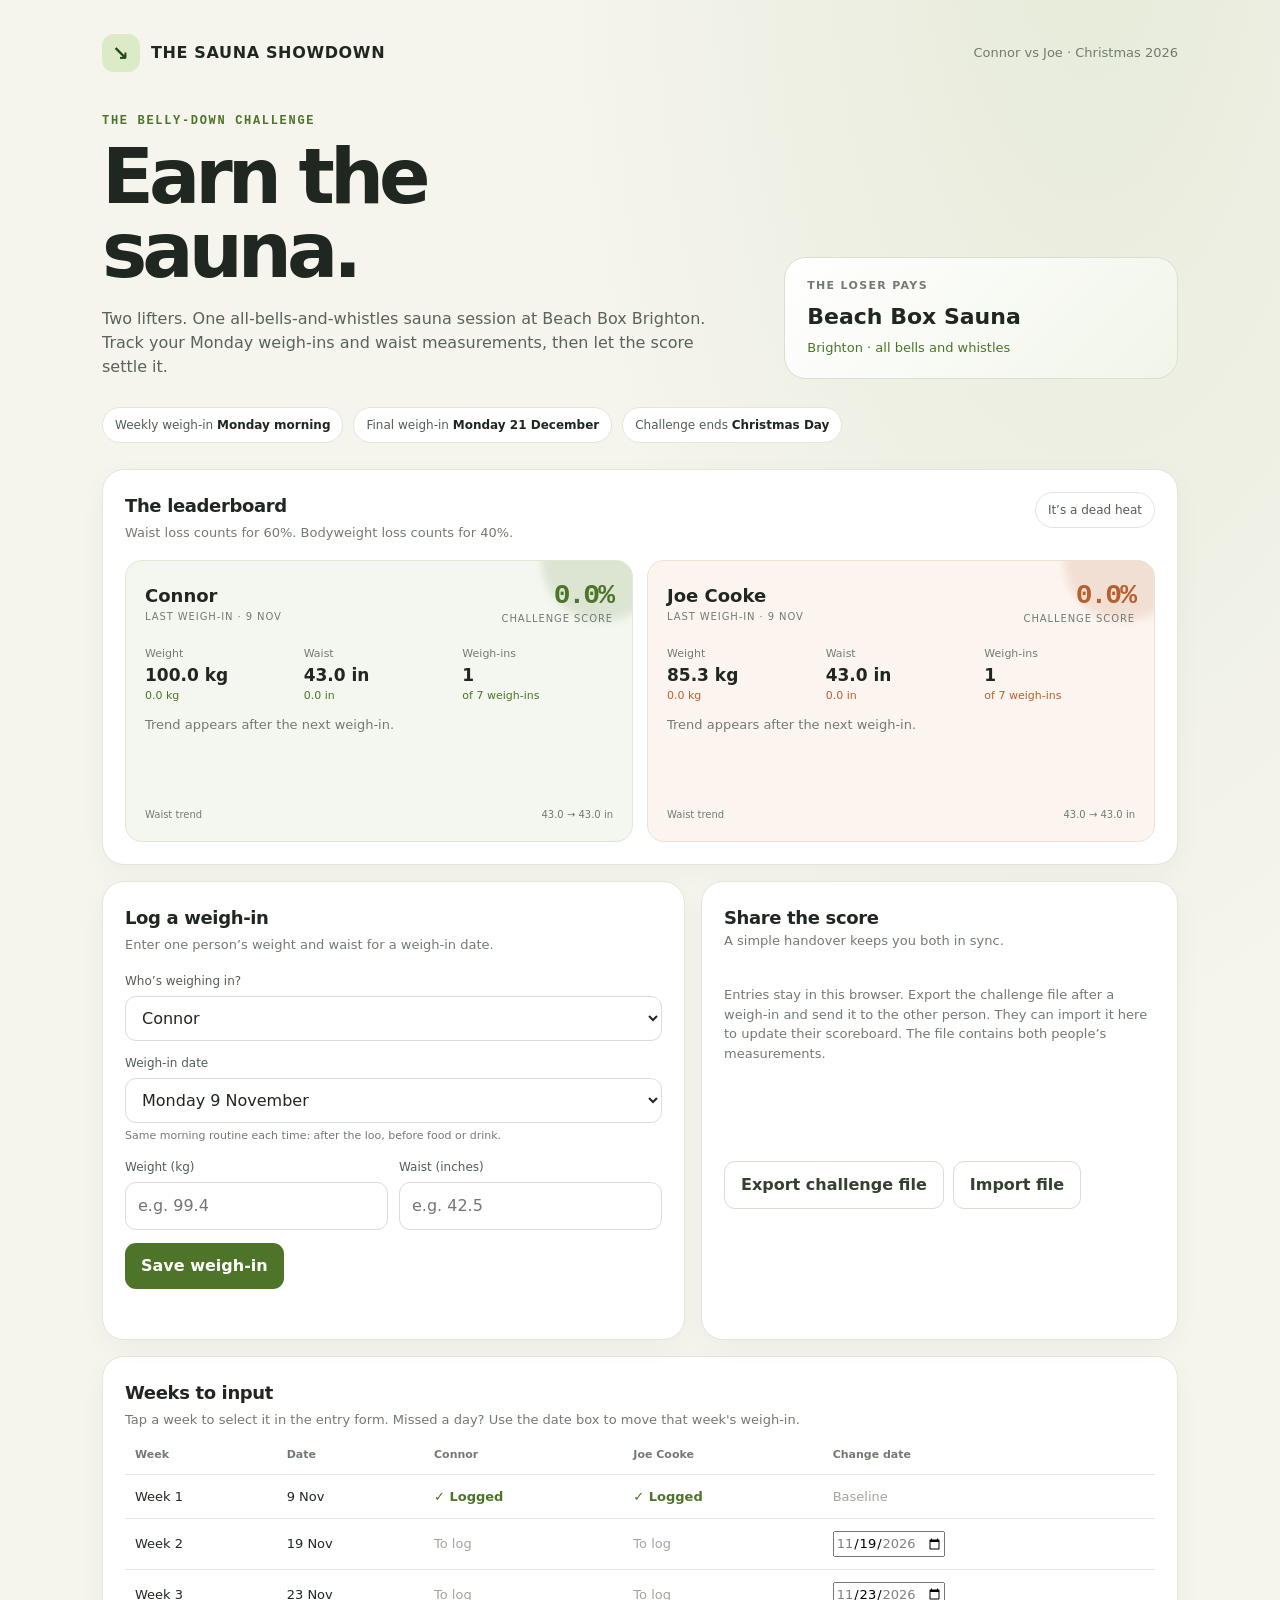
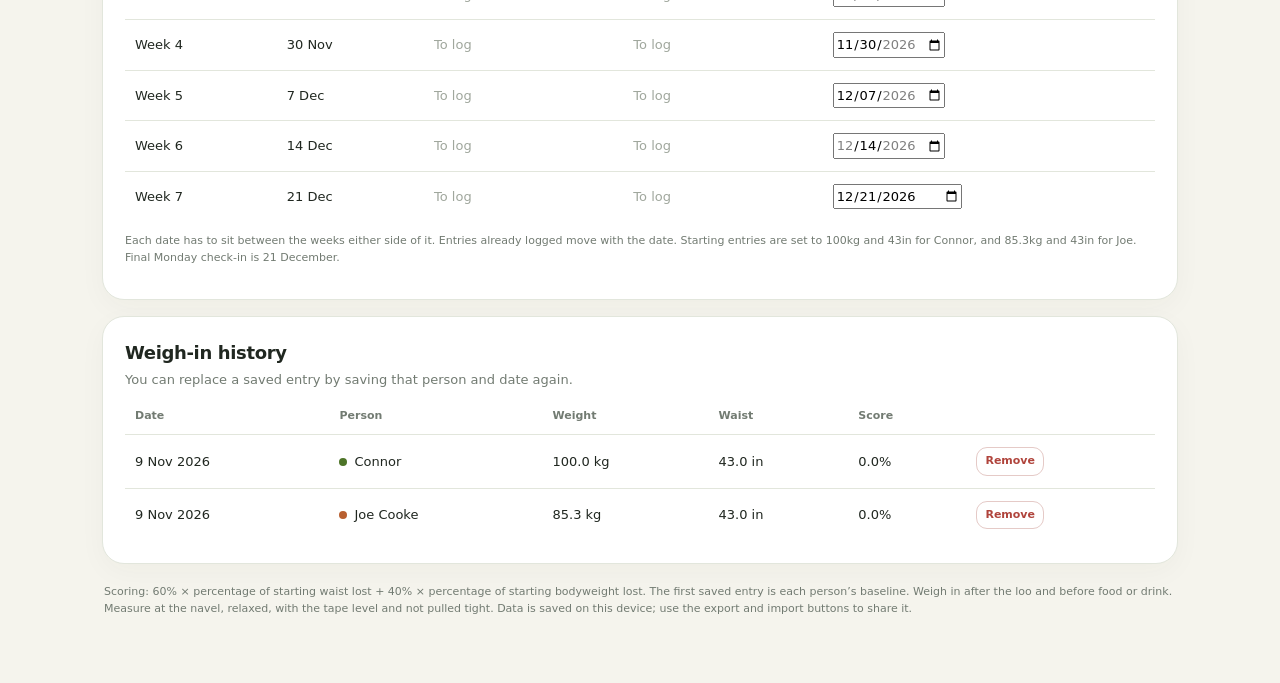
<file: sauna-challenge/index.html>
<!doctype html>
<html lang="en-GB">
<head>
  <meta charset="utf-8">
  <meta name="viewport" content="width=device-width, initial-scale=1">
  <meta name="theme-color" content="#f5f4ed">
  <title>The Sauna Showdown</title>
  <style>
    :root{--bg:#f5f4ed;--panel:#fff;--panel2:#f4f7ef;--line:#e2e6dc;--text:#202720;--muted:#727b72;--lime:#4d7428;--orange:#b85f30;--red:#b0443c;--radius:22px;--mono:ui-monospace,SFMono-Regular,Menlo,monospace}
    *{box-sizing:border-box}body{margin:0;background:radial-gradient(ellipse at 85% -5%,#e6ebd9 0,transparent 34%),var(--bg);color:var(--text);font:16px/1.5 Inter,ui-sans-serif,system-ui,-apple-system,"Segoe UI",sans-serif}button,input,select{font:inherit}button{cursor:pointer}a{color:var(--lime)}.wrap{max-width:1120px;margin:auto;padding:34px 22px 64px}.topbar{display:flex;justify-content:space-between;align-items:center;gap:16px;margin-bottom:42px}.brand{display:flex;align-items:center;gap:11px;font-weight:800;letter-spacing:.04em}.brand-mark{display:grid;place-items:center;width:38px;height:38px;border-radius:12px;background:#dcebc7;color:#274516;font-size:20px}.tag{color:var(--muted);font-size:13px}.hero{display:grid;grid-template-columns:1.25fr .75fr;gap:26px;align-items:end;margin-bottom:28px}.eyebrow{color:var(--lime);font:700 12px var(--mono);letter-spacing:.14em;text-transform:uppercase}.hero h1{font-size:clamp(38px,7vw,76px);line-height:.98;letter-spacing:-.065em;margin:12px 0 18px;max-width:720px}.hero p{max-width:610px;color:#59635a;margin:0}.prize{padding:20px 22px;border:1px solid #d9dfd1;background:linear-gradient(135deg,#fff,#f1f5e9);border-radius:var(--radius)}.prize small{display:block;color:var(--muted);text-transform:uppercase;letter-spacing:.12em;font-size:11px;font-weight:700}.prize strong{display:block;font-size:22px;margin-top:6px}.prize span{display:block;color:var(--lime);font-size:13px;margin-top:5px}.status-line{display:flex;flex-wrap:wrap;gap:10px;margin:22px 0 26px}.pill{border:1px solid var(--line);background:#fff;border-radius:999px;padding:8px 12px;color:#535e54;font-size:12px}.pill b{color:var(--text)}.grid{display:grid;grid-template-columns:1fr 1fr;gap:16px}.card{background:var(--panel);border:1px solid var(--line);border-radius:var(--radius);padding:22px;box-shadow:0 8px 28px #2b351209}.scoreboard{grid-column:1/-1}.section-head{display:flex;align-items:flex-start;justify-content:space-between;gap:12px;margin-bottom:18px}.section-head h2{margin:0;font-size:18px;letter-spacing:-.02em}.sub{color:var(--muted);font-size:13px;margin:4px 0 0}.leaders{display:grid;grid-template-columns:1fr 1fr;gap:14px}.person{padding:19px;border-radius:17px;background:var(--panel2);border:1px solid #dfe7d5;position:relative;overflow:hidden}.person::after{content:"";position:absolute;right:-30px;top:-60px;width:120px;height:120px;border-radius:50%;background:var(--wash);filter:blur(4px);opacity:.14}.person.connor{--accent:var(--lime);--wash:var(--lime)}.person.joe{--accent:var(--orange);--wash:var(--orange);background:#fcf5ef;border-color:#efe0d4}.person-top{display:flex;justify-content:space-between;align-items:center;position:relative;z-index:1}.person-name{font-weight:750;font-size:18px}.score{font:800 28px var(--mono);color:var(--accent);letter-spacing:-.07em}.score-label{font-size:10px;color:var(--muted);letter-spacing:.09em;text-transform:uppercase}.stats{display:grid;grid-template-columns:repeat(3,1fr);gap:8px;margin-top:20px}.stat label{display:block;color:var(--muted);font-size:11px}.stat strong{font-size:17px;font-variant-numeric:tabular-nums}.stat .change{display:block;color:var(--accent);font-size:11px}.empty{color:var(--muted);font-size:13px}.chart{height:94px;margin-top:10px}.chart svg{width:100%;height:100%;overflow:visible}.chart .base{stroke:#d4dbd1;stroke-width:1;stroke-dasharray:3 5}.chart .line{fill:none;stroke:var(--accent);stroke-width:3;stroke-linecap:round;stroke-linejoin:round}.chart .dot{fill:var(--accent)}.chart-label{display:flex;justify-content:space-between;color:var(--muted);font-size:10px;margin-top:-2px}.entry-grid{display:grid;grid-template-columns:1.1fr .9fr;gap:16px;margin-top:16px}.form-row{display:grid;grid-template-columns:1fr 1fr;gap:11px}.field{margin-bottom:13px}.field label{display:block;font-size:12px;color:#535e54;margin-bottom:6px}.field input,.field select{width:100%;background:#fff;border:1px solid #d9dfd7;border-radius:11px;color:var(--text);padding:11px 12px;outline:none}.field input:focus,.field select:focus{border-color:var(--lime);box-shadow:0 0 0 3px #7aa64c22}.hint{font-size:11px;color:var(--muted);margin-top:5px}.btn{border:0;border-radius:11px;background:#4d7428;color:#fff;font-weight:800;padding:11px 16px}.btn.secondary{background:#fff;color:#33412f;border:1px solid #d7dfd2}.btn.danger{background:transparent;color:var(--red);border:1px solid #e5cac7;padding:5px 8px;font-size:11px}.actions{display:flex;flex-wrap:wrap;gap:9px}.feedback{min-height:20px;margin-top:8px;font-size:12px;color:var(--lime)}.tool-card{display:flex;flex-direction:column;justify-content:space-between}.tool-card p{color:var(--muted);font-size:13px;margin:0 0 17px}.table-wrap{overflow:auto}.table{width:100%;border-collapse:collapse;font-size:13px;min-width:510px}.table th{text-align:left;color:var(--muted);font-weight:600;font-size:11px;padding:0 10px 10px}.table td{border-top:1px solid var(--line);padding:12px 10px;font-variant-numeric:tabular-nums}.name-dot{display:inline-block;width:8px;height:8px;border-radius:50%;background:var(--lime);margin-right:7px}.name-dot.joe{background:var(--orange)}.fineprint{margin:20px 2px 0;color:#727b72;font-size:11px}.toast{position:fixed;right:20px;bottom:20px;background:#eaf4dc;color:#172013;padding:12px 16px;border-radius:12px;font-weight:700;box-shadow:0 15px 44px #0003;opacity:0;transform:translateY(8px);transition:.2s;pointer-events:none}.toast.show{opacity:1;transform:translateY(0)}.file-input{display:none}.week-table tr{cursor:pointer}.week-table tr:hover td{background:#f7f9f4}.status-done{color:#4d7428;font-weight:750}.status-pending{color:#a0a79d}.week-hint{font-size:11px;color:var(--muted);margin-top:12px}
    @media(max-width:760px){.wrap{padding:22px 15px 45px}.topbar{margin-bottom:30px}.hero{grid-template-columns:1fr;gap:18px}.hero h1{font-size:54px}.grid,.entry-grid{grid-template-columns:1fr}.scoreboard{grid-column:auto}.card{padding:18px}.leaders{grid-template-columns:1fr}.tag{max-width:120px;text-align:right}.prize strong{font-size:20px}}
  </style>
</head>
<body>
  <main class="wrap">
    <header class="topbar">
      <div class="brand"><span class="brand-mark">↘</span><span>THE SAUNA SHOWDOWN</span></div>
      <div class="tag">Connor vs Joe · Christmas 2026</div>
    </header>
    <section class="hero">
      <div><div class="eyebrow">The belly-down challenge</div><h1>Earn the<br>sauna.</h1><p>Two lifters. One all-bells-and-whistles sauna session at Beach Box Brighton. Track your Monday weigh-ins and waist measurements, then let the score settle it.</p></div>
      <aside class="prize"><small>The loser pays</small><strong>Beach Box Sauna</strong><span>Brighton · all bells and whistles</span></aside>
    </section>
    <div class="status-line"><div class="pill">Weekly weigh-in <b>Monday morning</b></div><div class="pill">Final weigh-in <b>Monday 21 December</b></div><div class="pill">Challenge ends <b>Christmas Day</b></div></div>
    <section class="grid">
      <div class="card scoreboard">
        <div class="section-head"><div><h2>The leaderboard</h2><p class="sub">Waist loss counts for 60%. Bodyweight loss counts for 40%.</p></div><div class="pill" id="leader-pill">Waiting for weigh-in</div></div>
        <div class="leaders" id="leaders"></div>
      </div>
    </section>
    <section class="entry-grid">
      <div class="card">
        <div class="section-head"><div><h2>Log a weigh-in</h2><p class="sub">Enter one person’s weight and waist for a weigh-in date.</p></div></div>
        <form id="entry-form">
          <div class="field"><label for="person">Who’s weighing in?</label><select id="person" required><option value="connor">Connor</option><option value="joe">Joe Cooke</option></select></div>
          <div class="field"><label for="date">Weigh-in date</label><select id="date" required></select><div class="hint">Same morning routine each time: after the loo, before food or drink.</div></div>
          <div class="form-row">
            <div class="field"><label for="weight">Weight (kg)</label><input id="weight" type="number" min="35" max="250" step="0.1" inputmode="decimal" placeholder="e.g. 99.4" required></div>
            <div class="field"><label for="waist">Waist (inches)</label><input id="waist" type="number" min="20" max="80" step="0.1" inputmode="decimal" placeholder="e.g. 42.5" required></div>
          </div>
          <button class="btn" type="submit">Save weigh-in</button><div id="feedback" class="feedback" aria-live="polite"></div>
        </form>
      </div>
      <div class="card tool-card">
        <div><div class="section-head"><div><h2>Share the score</h2><p class="sub">A simple handover keeps you both in sync.</p></div></div><p>Entries stay in this browser. Export the challenge file after a weigh-in and send it to the other person. They can import it here to update their scoreboard. The file contains both people’s measurements.</p></div>
        <div class="actions"><button class="btn secondary" id="export-btn" type="button">Export challenge file</button><button class="btn secondary" id="import-btn" type="button">Import file</button><input class="file-input" id="import-file" type="file" accept=".json,application/json"></div>
        <div id="sync-feedback" class="feedback" aria-live="polite"></div>
      </div>
    </section>
    <section class="card" style="margin-top:16px">
      <div class="section-head"><div><h2>Weeks to input</h2><p class="sub">Tap a week to select it in the entry form. Missed a day? Use the date box to move that week's weigh-in.</p></div></div>
      <div class="table-wrap"><table class="table week-table"><thead><tr><th>Week</th><th>Date</th><th>Connor</th><th>Joe Cooke</th><th>Change date</th></tr></thead><tbody id="weeks"></tbody></table></div>
      <p class="week-hint">Each date has to sit between the weeks either side of it. Entries already logged move with the date. Starting entries are set to 100kg and 43in for Connor, and 85.3kg and 43in for Joe. Final Monday check-in is 21 December.</p>
    </section>
    <section class="card" style="margin-top:16px">
      <div class="section-head"><div><h2>Weigh-in history</h2><p class="sub">You can replace a saved entry by saving that person and date again.</p></div></div>
      <div class="table-wrap"><table class="table"><thead><tr><th>Date</th><th>Person</th><th>Weight</th><th>Waist</th><th>Score</th><th></th></tr></thead><tbody id="history"></tbody></table></div>
      <div id="history-empty" class="empty">No entries yet. Add your starting measurements to begin.</div>
    </section>
    <p class="fineprint">Scoring: 60% × percentage of starting waist lost + 40% × percentage of starting bodyweight lost. The first saved entry is each person’s baseline. Weigh in after the loo and before food or drink. Measure at the navel, relaxed, with the tape level and not pulled tight. Data is saved on this device; use the export and import buttons to share it.</p>
  </main>
  <div class="toast" id="toast" role="status"></div>
  <script>
    const KEY='sauna-showdown-2026-v1';
    const PEOPLE={connor:{name:'Connor',cls:'connor'},joe:{name:'Joe Cooke',cls:'joe'}};
    const DEFAULT_DATES=['2026-11-09','2026-11-19','2026-11-23','2026-11-30','2026-12-07','2026-12-14','2026-12-21'];
    const LEGACY_DATES=['2026-11-09','2026-11-16','2026-11-23','2026-11-30','2026-12-07','2026-12-14','2026-12-21'];
    const DATE_KEY=KEY+'-dates';
    const isDate=d=>/^\d{4}-\d{2}-\d{2}$/.test(d);
    function loadDates(){try{const v=JSON.parse(localStorage.getItem(DATE_KEY)||'null');if(Array.isArray(v)&&v.length===DEFAULT_DATES.length&&v.every(isDate))return v}catch{}return [...DEFAULT_DATES]}
    let DATES=loadDates();
    function saveDates(){localStorage.setItem(DATE_KEY,JSON.stringify(DATES))}
    function remap(list,from,to){return list.map(e=>{const i=from.indexOf(e.date);return i>-1&&!to.includes(e.date)?{...e,date:to[i]}:e})}
    let entries=load();
    const $=s=>document.querySelector(s);
    function load(){let v=[];try{v=JSON.parse(localStorage.getItem(KEY)||'[]')}catch{}if(!Array.isArray(v))v=[];v=v.filter(valid);v=remap(v,LEGACY_DATES,DATES);[{person:'connor',date:DATES[0],weight:100,waist:43},{person:'joe',date:DATES[0],weight:85.3,waist:43}].forEach(base=>{v=v.filter(e=>!(e.person===base.person&&e.date===base.date));v.push(base)});return v}
    function valid(e){return e&&PEOPLE[e.person]&&/^\d{4}-\d{2}-\d{2}$/.test(e.date)&&Number.isFinite(+e.weight)&&Number.isFinite(+e.waist)}
    function persist(){localStorage.setItem(KEY,JSON.stringify(entries))}
    function esc(s){return String(s).replace(/[&<>"']/g,c=>({'&':'&amp;','<':'&lt;','>':'&gt;','"':'&quot;',"'":'&#39;'}[c]))}
    function prettyDate(d){return new Date(d+'T12:00:00').toLocaleDateString('en-GB',{day:'numeric',month:'short'})}
    function getPersonEntries(id){return entries.filter(e=>e.person===id).sort((a,b)=>a.date.localeCompare(b.date))}
    function stats(id){const a=getPersonEntries(id);if(!a.length)return null;const base=a[0],last=a[a.length-1];const weightPct=(base.weight-last.weight)/base.weight*100;const waistPct=(base.waist-last.waist)/base.waist*100;return{base,last,weightPct,waistPct,score:.6*waistPct+.4*weightPct,weightChange:last.weight-base.weight,waistChange:last.waist-base.waist,count:a.length}}
    function n(v,d=1){return Number(v).toFixed(d)}
    function signed(v,suffix){return `${v>0?'+':''}${n(v)}${suffix}`}
    function spark(id,field){const a=getPersonEntries(id);if(a.length<2)return '<div class="empty">Trend appears after the next weigh-in.</div>';const vals=a.map(e=>+e[field]),min=Math.min(...vals),max=Math.max(...vals),span=max-min||1;const points=vals.map((v,i)=>`${(i/(vals.length-1))*100},${12+(1-(v-min)/span)*68}`).join(' ');return `<svg viewBox="0 0 100 88" preserveAspectRatio="none" aria-label="${field} trend"><line class="base" x1="0" y1="80" x2="100" y2="80"/><polyline class="line" points="${points}"/>${vals.map((v,i)=>`<circle class="dot" cx="${(i/(vals.length-1))*100}" cy="${12+(1-(v-min)/span)*68}" r="2.2"/>`).join('')}</svg>`}
    function render(){
      const cards=Object.keys(PEOPLE).map(id=>{const p=PEOPLE[id],s=stats(id);return `<article class="person ${p.cls}"><div class="person-top"><div><div class="person-name">${p.name}</div><div class="score-label">${s?`Last weigh-in · ${prettyDate(s.last.date)}`:'Waiting for first weigh-in'}</div></div><div style="text-align:right"><div class="score">${s?n(s.score)+'%':'—'}</div><div class="score-label">challenge score</div></div></div>${s?`<div class="stats"><div class="stat"><label>Weight</label><strong>${n(s.last.weight)} kg</strong><span class="change">${signed(s.weightChange,' kg')}</span></div><div class="stat"><label>Waist</label><strong>${n(s.last.waist)} in</strong><span class="change">${signed(s.waistChange,' in')}</span></div><div class="stat"><label>Weigh-ins</label><strong>${s.count}</strong><span class="change">of 7 weigh-ins</span></div></div><div class="chart">${spark(id,'waist')}</div><div class="chart-label"><span>Waist trend</span><span>${n(s.base.waist)} → ${n(s.last.waist)} in</span></div>`:'<div class="stats"><div class="stat"><label>Starting weight</label><strong>—</strong></div><div class="stat"><label>Starting waist</label><strong>—</strong></div><div class="stat"><label>Weigh-ins</label><strong>0</strong></div></div><p class="empty">Add the starting weigh-in to set the baseline.</p>'}</article>`}).join('');
      $('#leaders').innerHTML=cards;
      const ss=Object.keys(PEOPLE).map(id=>[id,stats(id)]).filter(x=>x[1]);let label='Waiting for weigh-in';if(ss.length===2){const diff=ss[0][1].score-ss[1][1].score;label=Math.abs(diff)<.01?'It’s a dead heat':`${PEOPLE[diff>0?ss[0][0]:ss[1][0]].name} is ahead`}$('#leader-pill').textContent=label;
      const body=$('#history');const sorted=[...entries].sort((a,b)=>b.date.localeCompare(a.date)||a.person.localeCompare(b.person));body.innerHTML=sorted.map(e=>{const s=stats(e.person);const scoreAt=(getPersonEntries(e.person).filter(x=>x.date<=e.date));let sc='—';if(scoreAt.length){const b=scoreAt[0],l=scoreAt.at(-1);sc=n(.6*((b.waist-l.waist)/b.waist*100)+.4*((b.weight-l.weight)/b.weight*100))+'%'}return `<tr><td>${prettyDate(e.date)} 2026</td><td><span class="name-dot ${PEOPLE[e.person].cls}"></span>${PEOPLE[e.person].name}</td><td>${n(e.weight)} kg</td><td>${n(e.waist)} in</td><td>${sc}</td><td><button class="btn danger" data-delete="${esc(e.person+'|'+e.date)}" type="button">Remove</button></td></tr>`}).join('');
      $('#history-empty').style.display=entries.length?'none':'block';
      $('#weeks').innerHTML=DATES.map((d,i)=>{const c=entries.some(e=>e.person==='connor'&&e.date===d),j=entries.some(e=>e.person==='joe'&&e.date===d);return `<tr data-week="${d}"><td>Week ${i+1}</td><td>${new Date(d+'T12:00:00').toLocaleDateString('en-GB',{day:'numeric',month:'short'})}</td><td class="${c?'status-done':'status-pending'}">${c?'✓ Logged':'To log'}</td><td class="${j?'status-done':'status-pending'}">${j?'✓ Logged':'To log'}</td><td>${i===0?'<span class="status-pending">Baseline</span>':`<input class="week-date" type="date" data-index="${i}" value="${d}" min="${DATES[i-1]}" max="${DATES[i+1]||''}" aria-label="Change week ${i+1} date">`}</td></tr>`}).join('');
      document.querySelectorAll('.week-date').forEach(inp=>{inp.addEventListener('click',ev=>ev.stopPropagation());inp.addEventListener('change',()=>setWeekDate(+inp.dataset.index,inp.value))});
      fillDates();
      document.querySelectorAll('[data-week]').forEach(row=>row.addEventListener('click',()=>{dateSel.value=row.dataset.week;$('#person').focus();document.querySelector('#entry-form').scrollIntoView({behavior:'smooth',block:'center'})}));
      document.querySelectorAll('[data-delete]').forEach(b=>b.addEventListener('click',()=>{const [person,date]=b.dataset.delete.split('|');entries=entries.filter(e=>!(e.person===person&&e.date===date));persist();render()}));
    }
    function toast(msg){const t=$('#toast');t.textContent=msg;t.classList.add('show');setTimeout(()=>t.classList.remove('show'),2300)}
    const dateSel=$('#date');
    function fillDates(){const cur=dateSel.value;dateSel.innerHTML='';DATES.forEach(d=>{const o=document.createElement('option');o.value=d;o.textContent=new Date(d+'T12:00:00').toLocaleDateString('en-GB',{weekday:'long',day:'numeric',month:'long'});dateSel.append(o)});if(DATES.includes(cur))dateSel.value=cur}
    function setWeekDate(i,nd){const old=DATES[i];if(!isDate(nd)||nd===old){render();return}if(nd<=DATES[i-1]||(DATES[i+1]&&nd>=DATES[i+1])){toast('Pick a date between the weeks either side');render();return}const sel=dateSel.value;entries=entries.map(e=>e.date===old?{...e,date:nd}:e);DATES[i]=nd;saveDates();persist();render();if(sel===old)dateSel.value=nd;toast(`Week ${i+1} moved to ${prettyDate(nd)}`)}
    $('#entry-form').addEventListener('submit',ev=>{ev.preventDefault();const e={person:$('#person').value,date:dateSel.value,weight:+$('#weight').value,waist:+$('#waist').value};if(!valid(e))return;entries=entries.filter(x=>!(x.person===e.person&&x.date===e.date));entries.push(e);entries.sort((a,b)=>a.date.localeCompare(b.date));persist();render();$('#feedback').textContent='Saved. Export the challenge file to share this update.';toast('Weigh-in saved')});
    $('#export-btn').addEventListener('click',()=>{const blob=new Blob([JSON.stringify({app:'sauna-showdown',version:2,exportedAt:new Date().toISOString(),dates:DATES,entries},null,2)],{type:'application/json'});const a=document.createElement('a');a.href=URL.createObjectURL(blob);a.download='sauna-showdown-data.json';a.click();URL.revokeObjectURL(a.href);$('#sync-feedback').textContent='File exported. Send it to the other person to import.'});
    $('#import-btn').addEventListener('click',()=>$('#import-file').click());
    $('#import-file').addEventListener('change',async ev=>{const f=ev.target.files[0];if(!f)return;try{const data=JSON.parse(await f.text());if(data.app!=='sauna-showdown'||!Array.isArray(data.entries))throw Error('That does not look like a Sauna Showdown file.');let incoming=data.entries.filter(valid);if(Array.isArray(data.dates)&&data.dates.length===DATES.length&&data.dates.every(isDate)){entries=remap(entries,DATES,data.dates);DATES=[...data.dates];saveDates()}else{incoming=remap(incoming,LEGACY_DATES,DATES)}const map=new Map(entries.map(e=>[e.person+'|'+e.date,e]));incoming.forEach(e=>map.set(e.person+'|'+e.date,e));entries=[...map.values()].sort((a,b)=>a.date.localeCompare(b.date));persist();render();$('#sync-feedback').textContent=`Imported and merged ${data.entries.length} entries.`;toast('Challenge file imported')}catch(err){$('#sync-feedback').textContent=err.message}finally{ev.target.value=''}});
    render();
  </script>
</body>
</html>
</file>
<file: style.css>
:root {
  --bg:#111318; --panel:#191c23; --panel2:#222631; --text:#f7f8fa; --muted:#9ba3b2;
  --work:#4ade80; --rest:#60a5fa; --warm:#fbbf24; --done:#f87171; --accent:#a78bfa;
  --line:#303542; --dark:#0c0e12;
}
* { box-sizing:border-box; }
html,body { margin:0; min-height:100%; background:var(--bg); color:var(--text); font-family:-apple-system,BlinkMacSystemFont,"Segoe UI",Roboto,Arial,sans-serif; }
body { min-height:100vh; }
button,input,select,textarea { font:inherit; }
button { border:0; cursor:pointer; }
.app { width:min(760px,100%); margin:0 auto; padding:20px 18px 36px; }
.topbar { display:flex; justify-content:space-between; align-items:center; gap:12px; margin-bottom:18px; }
.brand { font-weight:800; font-size:20px; }
.tiny { color:var(--muted); font-size:12px; }
.card { background:var(--panel); border:1px solid var(--line); border-radius:18px; padding:18px; margin-bottom:14px; }
h1,h2,h3,p { margin-top:0; }
h1 { font-size:28px; margin-bottom:6px; }
h2 { font-size:18px; margin-bottom:14px; }
p { color:var(--muted); line-height:1.45; }
label { display:block; font-size:13px; font-weight:700; margin-bottom:7px; }
textarea,input,select {
  width:100%; background:var(--dark); color:var(--text); border:1px solid var(--line); border-radius:12px;
  padding:12px 13px; outline:none;
}
textarea:focus,input:focus,select:focus { border-color:#64748b; }
textarea { min-height:78px; resize:vertical; }
.grid { display:grid; grid-template-columns:1fr 1fr; gap:12px; }
.grid.three { grid-template-columns:1fr 1fr 1fr; }
.field { margin-bottom:13px; }
.row { display:flex; align-items:center; gap:10px; flex-wrap:wrap; }
.check { display:flex; align-items:center; gap:8px; color:#d9dde5; font-size:13px; }
.check input { width:auto; }
.primary,.secondary,.ghost,.danger {
  border-radius:12px; padding:13px 16px; font-weight:800; color:var(--text);
}
.primary { background:var(--work); color:#052e16; }
.secondary { background:var(--accent); color:#1e143b; }
.ghost { background:var(--panel2); }
.danger { background:#3a2024; color:#fecaca; }
.wide { width:100%; }
.helper { color:var(--muted); font-size:12px; margin-top:7px; }
.notice { padding:10px 12px; background:#24212f; border:1px solid #3b3350; border-radius:11px; color:#d9d2ef; font-size:13px; margin-top:10px; }
.format-grid { display:grid; grid-template-columns:repeat(5,1fr); gap:8px; }
.format-btn { background:var(--panel2); color:#dfe3ea; padding:10px 7px; border-radius:11px; border:1px solid transparent; font-size:12px; font-weight:800; }
.format-btn.active { border-color:var(--accent); background:#292238; color:#efe9ff; }
.format-desc { margin:10px 0 0; font-size:12px; color:var(--muted); }
.chip-label { color:var(--muted); font-size:11px; margin:8px 0 6px; }
.chip-row { display:flex; flex-wrap:wrap; gap:6px; }
.focus-chip { background:var(--panel2); color:#dfe3ea; border:1px solid #343a46; border-radius:999px; padding:7px 10px; font-size:11px; font-weight:800; }
.focus-chip[data-group="include"].active { background:#173324; border-color:var(--work); color:#bdf7cf; }
.focus-chip[data-group="avoid"].active { background:#3a2024; border-color:#f87171; color:#fecaca; }
.summary { display:flex; justify-content:space-between; gap:12px; flex-wrap:wrap; color:var(--muted); font-size:13px; margin-bottom:12px; }
.workout-list { display:grid; gap:8px; }
.exercise-row { display:grid; grid-template-columns:34px 1fr auto; gap:10px; align-items:center; background:var(--dark); border:1px solid #2a2f39; border-radius:12px; padding:10px 11px; }
.num { width:28px; height:28px; border-radius:9px; display:grid; place-items:center; background:#262b35; color:#c7cdd8; font-weight:800; font-size:12px; }
.ex-name { font-weight:750; }
.ex-note { color:var(--muted); font-size:11px; margin-top:2px; }
.pill { font-size:10px; color:#b8c0cc; border:1px solid #343a46; padding:4px 7px; border-radius:999px; white-space:nowrap; }
.actions { display:flex; gap:9px; margin-top:14px; }
.actions button { flex:1; }
.reroll-exercise-btn { width:38px; height:38px; flex:0 0 38px; display:grid; place-items:center; border-radius:11px; background:#292238; color:#efe9ff; border:1px solid #493d63; font-size:20px; line-height:1; }
.reroll-exercise-btn:hover { background:#352b49; }
.reroll-exercise-btn:focus-visible { outline:2px solid var(--accent); outline-offset:2px; }
.workout-export { border-top:1px solid var(--line); margin-top:16px; padding-top:16px; }
.workout-export-box { margin-top:10px; }
.workout-export-box textarea { min-height:250px; line-height:1.45; resize:vertical; }
.workout-copy-status { min-height:18px; margin-top:7px; color:var(--work); font-size:12px; }
#timerScreen { display:none; min-height:100vh; }
.timer-shell { width:min(560px,100%); margin:0 auto; padding:26px 18px 38px; text-align:center; }
.timer-head { display:flex; justify-content:space-between; align-items:center; margin-bottom:38px; }
.mini-btn { background:var(--panel2); color:var(--text); padding:9px 11px; border-radius:10px; font-size:12px; font-weight:700; }
.phase { font-size:18px; letter-spacing:2px; text-transform:uppercase; font-weight:800; margin-bottom:8px; }
.phase.work,.phase.emom { color:var(--work); }
.phase.rest,.phase.transition { color:var(--rest); }
.phase.warmup { color:var(--warm); }
.phase.done { color:var(--done); }
.exercise { font-size:clamp(28px,8vw,44px); font-weight:850; min-height:95px; display:flex; align-items:center; justify-content:center; padding:0 8px; }
.target { min-height:24px; color:#cbd1dc; font-size:15px; margin-bottom:15px; }
.time { font-size:clamp(86px,24vw,132px); font-weight:900; line-height:.95; letter-spacing:-5px; margin:4px 0 12px; font-variant-numeric:tabular-nums; }
.meta { color:var(--muted); font-size:14px; min-height:20px; margin-bottom:20px; }
.bar { height:9px; background:#262a31; border-radius:999px; overflow:hidden; margin:0 0 22px; }
.bar-fill { height:100%; width:0; background:var(--work); transition:width 1s linear; }
.bar-fill.rest { background:var(--rest); }
.bar-fill.warmup { background:var(--warm); }
.controls { display:grid; grid-template-columns:1fr 1fr 1fr 1fr; gap:8px; margin:0 0 20px; }
.controls button { padding:14px 5px; border-radius:12px; font-weight:850; color:var(--text); background:var(--panel2); }
#startPauseBtn { background:var(--work); color:#052e16; }
.upnext { min-height:44px; background:var(--panel); border:1px solid var(--line); border-radius:13px; padding:10px 12px; color:var(--muted); font-size:13px; }
.upnext strong { color:#e6e9ef; }
.wake { margin-top:12px; color:#717a8a; font-size:11px; }
.hidden { display:none !important; }

.main-tabs { display:grid; grid-template-columns:1fr 1fr; gap:8px; margin-bottom:14px; padding:5px; background:var(--dark); border:1px solid var(--line); border-radius:14px; }
.main-tab { background:transparent; color:var(--muted); padding:11px 12px; border-radius:10px; font-weight:800; }
.main-tab.active { background:var(--panel2); color:var(--text); }
.warmup-intro { display:flex; justify-content:space-between; gap:14px; align-items:flex-start; flex-wrap:wrap; }
.warmup-badge { color:#fde68a; background:#332b16; border:1px solid #5c4b1e; border-radius:999px; padding:6px 9px; font-size:11px; font-weight:800; white-space:nowrap; }
.warmup-lengths { display:grid; grid-template-columns:repeat(3,1fr); gap:8px; margin:14px 0 16px; }
.warmup-length-btn { background:var(--panel2); color:#dfe3ea; border:1px solid #343a46; border-radius:11px; padding:11px 8px; font-weight:800; }
.warmup-length-btn.active { background:#332b16; border-color:var(--warm); color:#fde68a; }
#warmupSummary { color:var(--muted); font-size:13px; margin:0 0 12px; }
.warmup-row .num { background:#332b16; color:#fde68a; }
.warmup-row { border-color:#383425; }
.warmup-tip { margin-top:12px; color:var(--muted); font-size:12px; line-height:1.45; }

@media (max-width:620px) {
  .grid,.grid.three { grid-template-columns:1fr; }
  .format-grid { grid-template-columns:repeat(2,1fr); }
  .format-btn:last-child { grid-column:1 / -1; }
  .app { padding-top:14px; }
  .timer-head { margin-bottom:28px; }
  #workoutList .exercise-row { grid-template-columns:34px minmax(0,1fr) 38px; }
  #workoutList .exercise-row.has-img { grid-template-columns:34px 68px minmax(0,1fr) 38px !important; }
  #workoutList .exercise-row .pill { display:none; }
}
</file>
